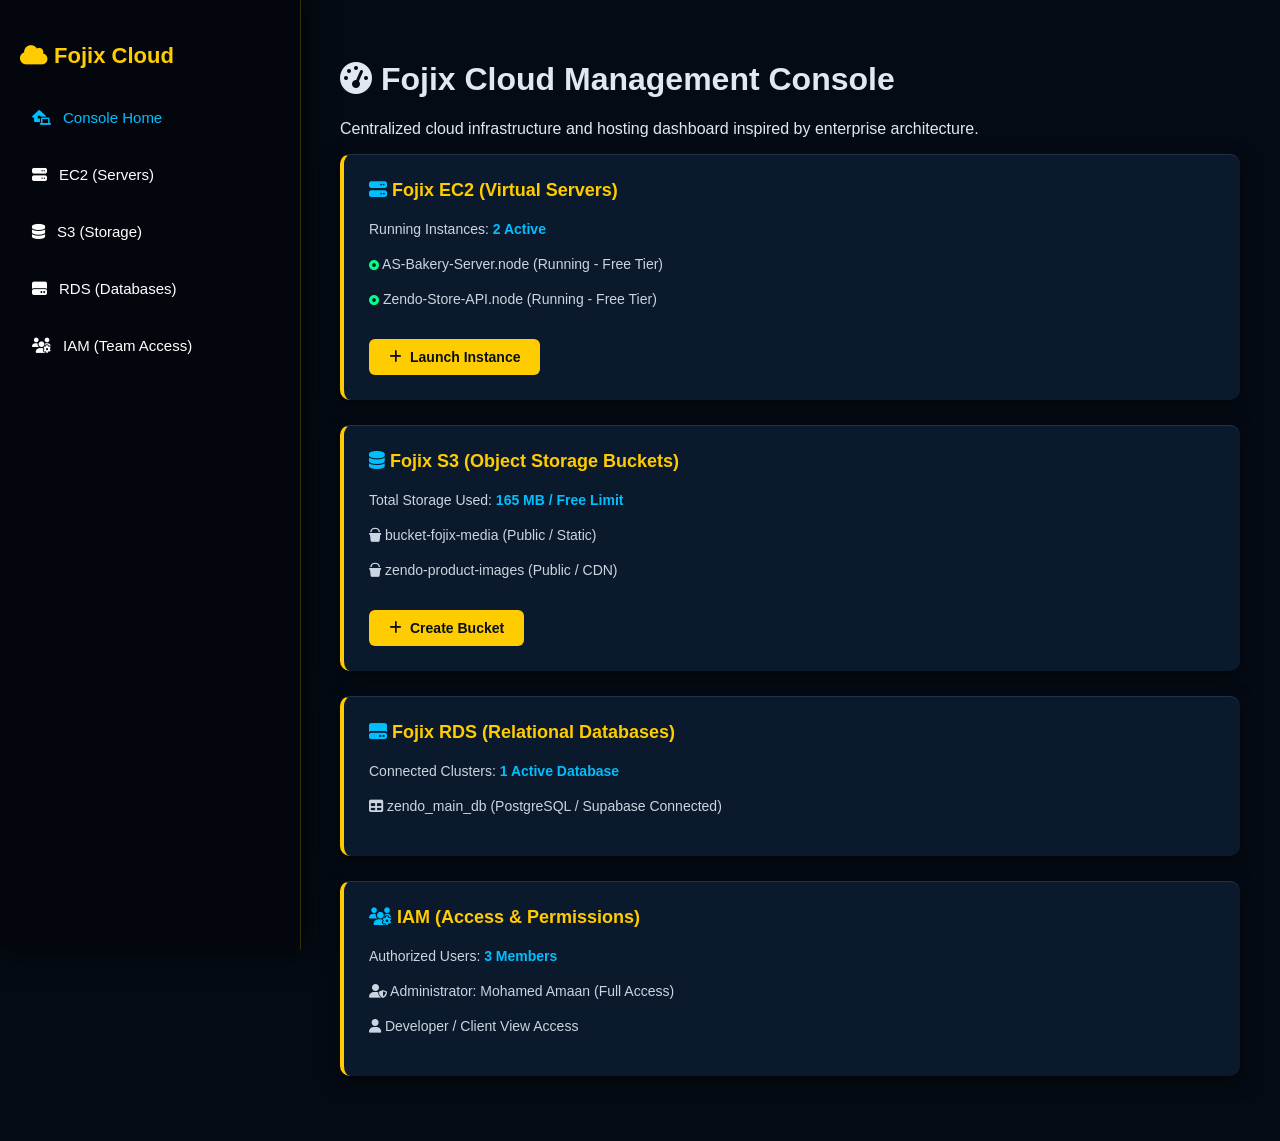
<file: dashboard.html>
<!DOCTYPE html>
<html lang="en">
<head>
    <meta charset="UTF-8">
    <title>Fojix Cloud - Console</title>
    <link rel="stylesheet" href="style.css">
    <!-- FontAwesome CDN for Professional Cloud Icons -->
    <link rel="stylesheet" href="https://cdnjs.cloudflare.com/ajax/libs/font-awesome/6.4.0/css/all.min.css">
</head>
<body>

    <div class="sidebar">
        <h2><i class="fa-solid fa-cloud"></i> Fojix Cloud</h2>
        <ul style="list-style: none; padding: 0; margin-top: 30px;">
            <li style="margin: 20px 0;"><a href="#" style="color: #00bfff; text-decoration: none;"><i class="fa-solid fa-house-laptop"></i> Console Home</a></li>
            <li style="margin: 20px 0;"><a href="#" style="color: #fff; text-decoration: none;"><i class="fa-solid fa-server"></i> EC2 (Servers)</a></li>
            <li style="margin: 20px 0;"><a href="#" style="color: #fff; text-decoration: none;"><i class="fa-solid fa-database"></i> S3 (Storage)</a></li>
            <li style="margin: 20px 0;"><a href="#" style="color: #fff; text-decoration: none;"><i class="fa-solid fa-hard-drive"></i> RDS (Databases)</a></li>
            <li style="margin: 20px 0;"><a href="#" style="color: #fff; text-decoration: none;"><i class="fa-solid fa-users-gear"></i> IAM (Team Access)</a></li>
        </ul>
    </div>

    <div class="main-content">
        <h1><i class="fa-solid fa-gauge-high"></i> Fojix Cloud Management Console</h1>
        <p>Centralized cloud infrastructure and hosting dashboard inspired by enterprise architecture.</p>

        <!-- AWS EC2 Style (Virtual Servers) -->
        <div class="card">
            <h3><i class="fa-solid fa-server" style="color: #00bfff;"></i> Fojix EC2 (Virtual Servers)</h3>
            <p>Running Instances: <span style="color: #00bfff; font-weight: bold;">2 Active</span></p>
            <p><i class="fa-solid fa-circle-dot" style="font-size: 10px; color: #00ff88;"></i> AS-Bakery-Server.node (Running - Free Tier)</p>
            <p><i class="fa-solid fa-circle-dot" style="font-size: 10px; color: #00ff88;"></i> Zendo-Store-API.node (Running - Free Tier)</p>
            <button class="aws-btn"><i class="fa-solid fa-plus"></i> Launch Instance</button>
        </div>

        <!-- AWS S3 Style (Storage Buckets) -->
        <div class="card">
            <h3><i class="fa-solid fa-database" style="color: #00bfff;"></i> Fojix S3 (Object Storage Buckets)</h3>
            <p>Total Storage Used: <span style="color: #00bfff; font-weight: bold;">165 MB / Free Limit</span></p>
            <p><i class="fa-solid fa-bucket"></i> bucket-fojix-media (Public / Static)</p>
            <p><i class="fa-solid fa-bucket"></i> zendo-product-images (Public / CDN)</p>
            <button class="aws-btn"><i class="fa-solid fa-plus"></i> Create Bucket</button>
        </div>

        <!-- AWS RDS Style (Databases) -->
        <div class="card">
            <h3><i class="fa-solid fa-hard-drive" style="color: #00bfff;"></i> Fojix RDS (Relational Databases)</h3>
            <p>Connected Clusters: <span style="color: #00bfff; font-weight: bold;">1 Active Database</span></p>
            <p><i class="fa-solid fa-table"></i> zendo_main_db (PostgreSQL / Supabase Connected)</p>
        </div>

        <!-- AWS IAM Style (Users) -->
        <div class="card">
            <h3><i class="fa-solid fa-users-gear" style="color: #00bfff;"></i> IAM (Access & Permissions)</h3>
            <p>Authorized Users: <span style="color: #00bfff; font-weight: bold;">3 Members</span></p>
            <p><i class="fa-solid fa-user-shield"></i> Administrator: Mohamed Amaan (Full Access)</p>
            <p><i class="fa-solid fa-user"></i> Developer / Client View Access</p>
        </div>
    </div>

</body>
</html>
</file>
<file: style.css>
body {
    background-color: #050b14;
    color: #e2e8f0; /* Crisp bright text color for high clarity */
    font-family: 'Segoe UI', Tahoma, Geneva, Verdana, sans-serif;
    margin: 0;
    padding: 0;
}

.sidebar {
    width: 260px;
    height: 100vh;
    background: #03070d;
    position: fixed;
    top: 0;
    left: 0;
    padding: 25px 20px;
    border-right: 1px solid rgba(255, 204, 0, 0.2);
    box-shadow: 5px 0 25px rgba(0,0,0,0.8);
}

.sidebar h2 {
    color: #ffcc00;
    font-size: 22px;
    margin-bottom: 30px;
}

.sidebar ul {
    list-style: none;
    padding: 0;
    margin: 0;
}

.sidebar ul li {
    margin: 15px 0;
}

.sidebar ul li a {
    color: #93c5fd; /* Light blue for perfect readability */
    text-decoration: none;
    font-size: 15px;
    display: flex;
    align-items: center;
    gap: 12px;
    padding: 10px 12px;
    border-radius: 6px;
    transition: 0.2s;
}

.sidebar ul li a:hover, .sidebar ul li a.active {
    background: rgba(255, 204, 0, 0.1);
    color: #ffcc00;
}

.main-content {
    margin-left: 300px;
    padding: 40px;
}

header h1 {
    color: #ffcc00;
    font-size: 26px;
    margin: 0;
}

header p {
    color: #94a3b8; /* Muted soft grey-blue for subtitle clarity */
    font-size: 14px;
    margin-top: 5px;
}

.metrics-grid {
    display: grid;
    grid-template-columns: repeat(auto-fit, minmax(220px, 1fr));
    gap: 20px;
    margin: 30px 0;
}

.metric-card {
    background: #0b192c;
    padding: 22px;
    border-radius: 8px;
    display: flex;
    align-items: center;
    gap: 20px;
    border: 1px solid rgba(147, 197, 253, 0.2);
    box-shadow: 0 4px 12px rgba(0,0,0,0.5);
}

.metric-card i {
    font-size: 32px;
    color: #ffcc00;
}

.metric-card h4 {
    margin: 0;
    color: #93c5fd;
    font-size: 13px;
    text-transform: uppercase;
    letter-spacing: 0.5px;
}

.metric-card h2 {
    margin: 5px 0 0 0;
    font-size: 20px;
    color: #ffffff;
}

.card {
    background: #0b192c;
    padding: 25px;
    border-radius: 10px;
    border-left: 4px solid #ffcc00;
    margin-bottom: 25px;
    box-shadow: 0 6px 18px rgba(0,0,0,0.5);
    border-top: 1px solid rgba(147, 197, 253, 0.15);
}

.card h3 {
    color: #ffcc00;
    margin-top: 0;
    font-size: 18px;
}

.card p {
    color: #cbd5e1; /* Clear bright grey text */
    font-size: 14px;
    line-height: 1.5;
}

.aws-btn {
    background: #ffcc00;
    color: #070f18;
    border: none;
    padding: 10px 20px;
    border-radius: 6px;
    cursor: pointer;
    font-weight: bold;
    font-size: 14px;
    margin-top: 15px;
    transition: 0.2s;
    display: inline-flex;
    align-items: center;
    gap: 8px;
}

.aws-btn:hover {
    background: #e6b800;
    box-shadow: 0 0 12px rgba(255, 204, 0, 0.4);
}
/* Modal Popup Styling */
.modal-overlay {
    position: fixed;
    top: 0;
    left: 0;
    width: 100%;
    height: 100%;
    background: rgba(3, 7, 13, 0.85);
    display: flex;
    justify-content: center;
    align-items: center;
    z-index: 1000;
}

.modal-box {
    background: #0b192c;
    width: 420px;
    padding: 25px;
    border-radius: 10px;
    border: 1px solid rgba(255, 204, 0, 0.3);
    box-shadow: 0 10px 30px rgba(0,0,0,0.8);
}

.modal-header {
    display: flex;
    justify-content: space-between;
    align-items: center;
    border-bottom: 1px solid rgba(147, 197, 253, 0.2);
    padding-bottom: 12px;
    margin-bottom: 20px;
}

.modal-header h3 {
    margin: 0;
    color: #ffcc00;
    font-size: 16px;
}

.close-btn {
    background: transparent;
    border: none;
    color: #93c5fd;
    font-size: 22px;
    cursor: pointer;
}

.close-btn:hover {
    color: #ffcc00;
}

.modal-body label {
    display: block;
    color: #93c5fd;
    font-size: 13px;
    margin-bottom: 6px;
    margin-top: 12px;
}

.modal-body input, .modal-body select {
    width: 100%;
    padding: 10px;
    background: #050b14;
    border: 1px solid rgba(147, 197, 253, 0.3);
    border-radius: 6px;
    color: #ffffff;
    font-size: 14px;
    box-sizing: border-box;
}

.modal-body input:focus, .modal-body select:focus {
    outline: none;
    border-color: #ffcc00;
}
</file>
